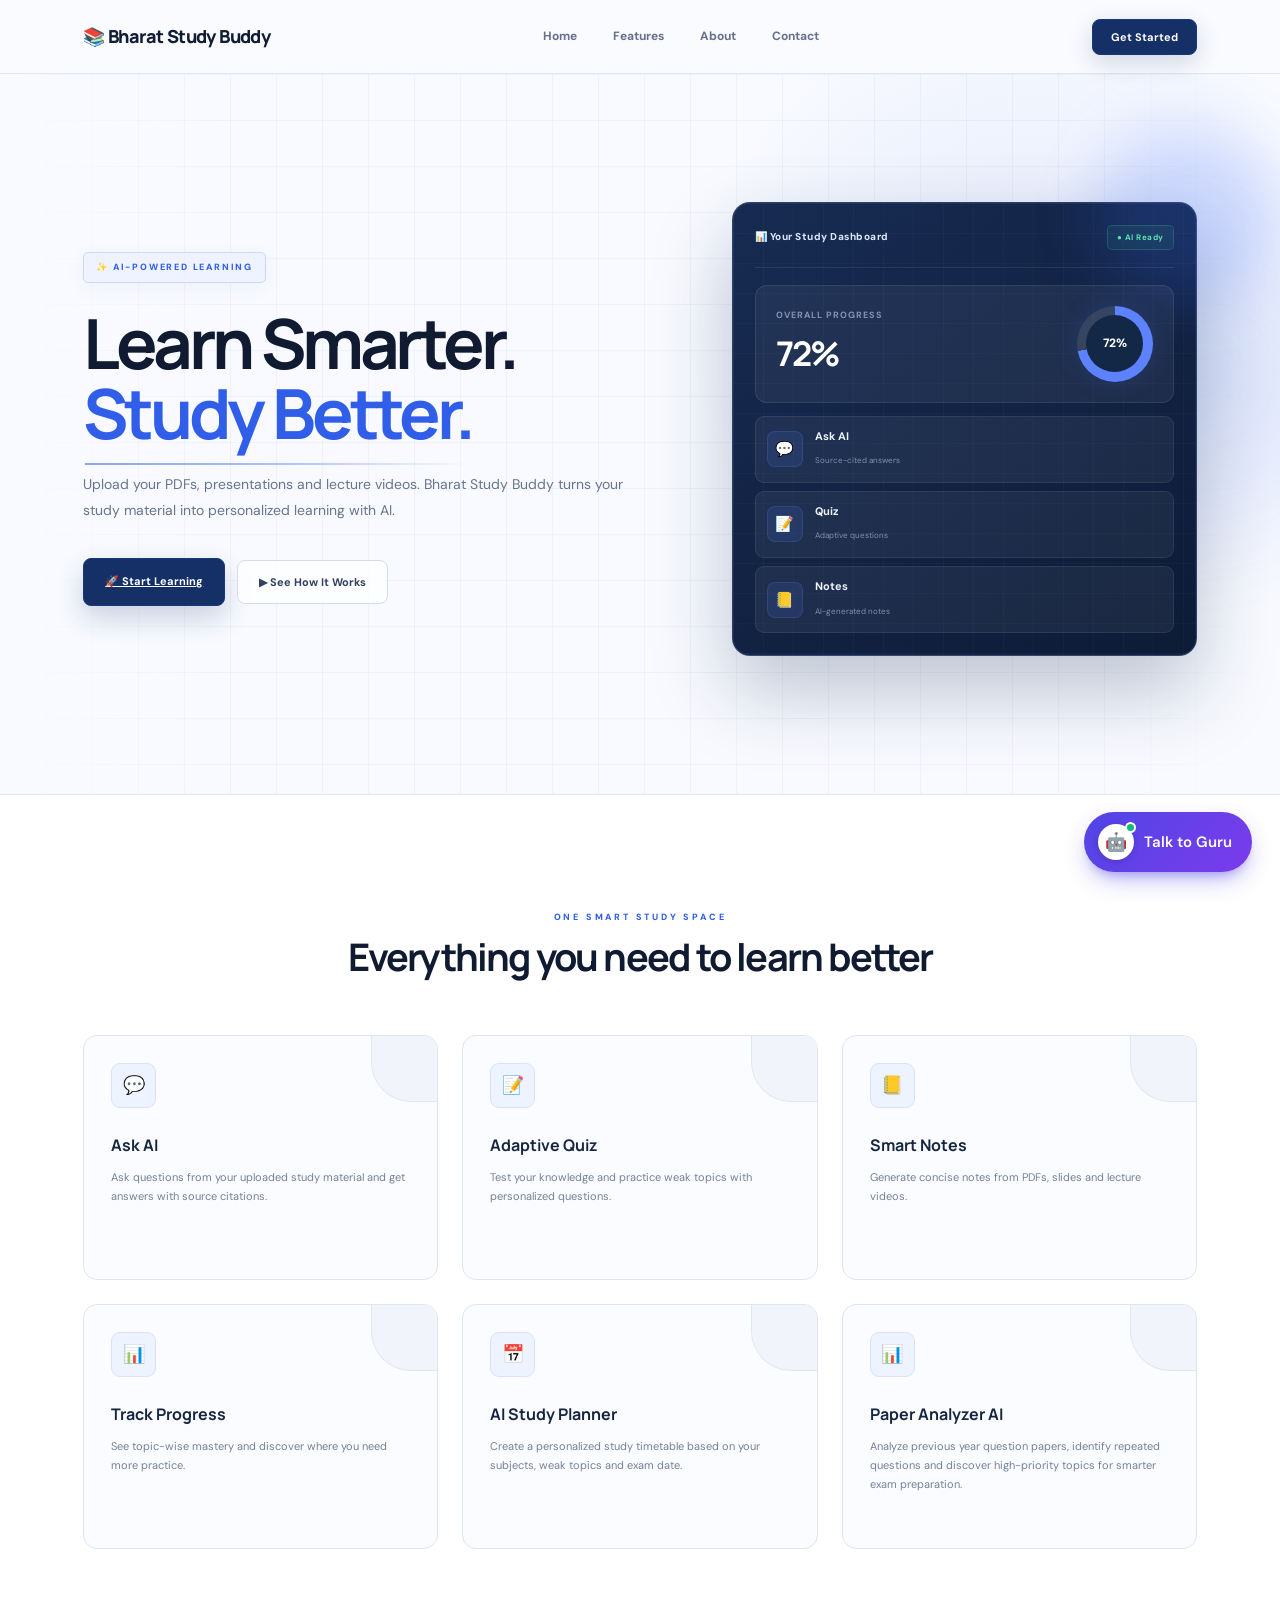
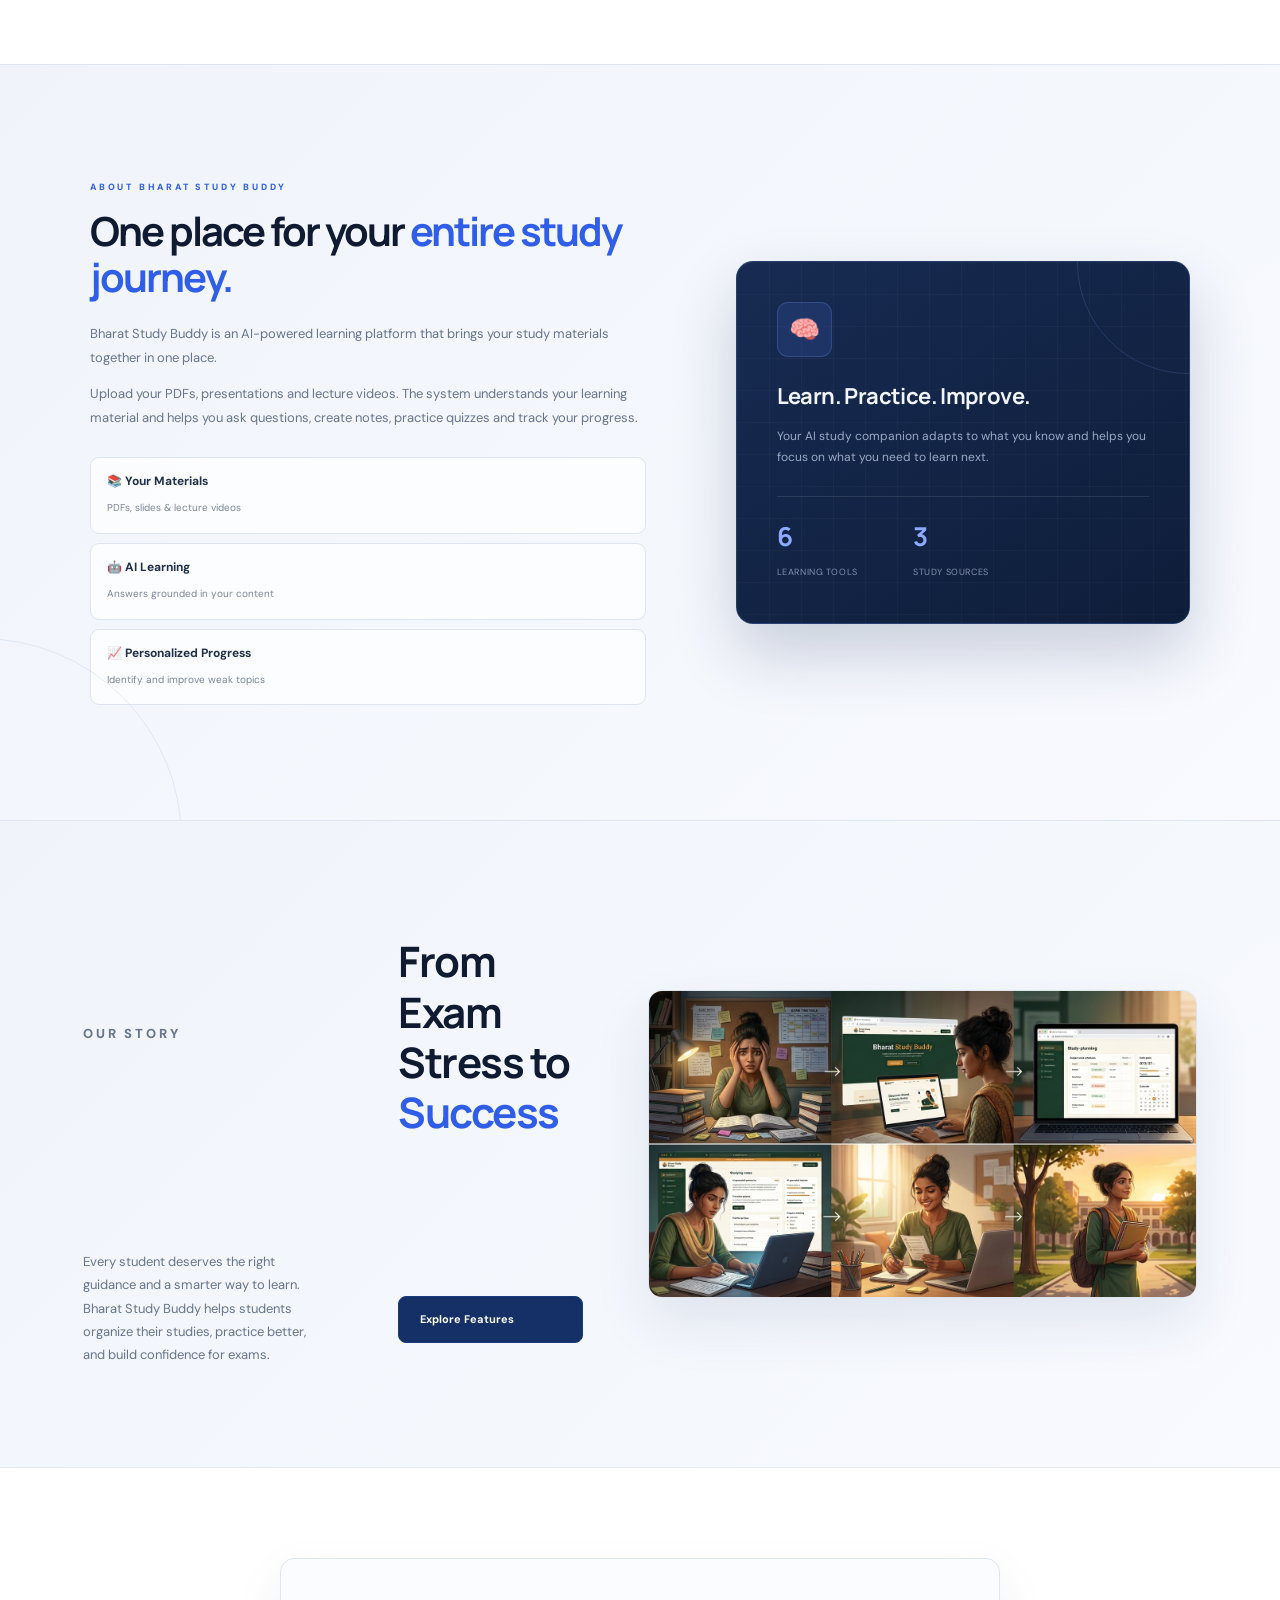
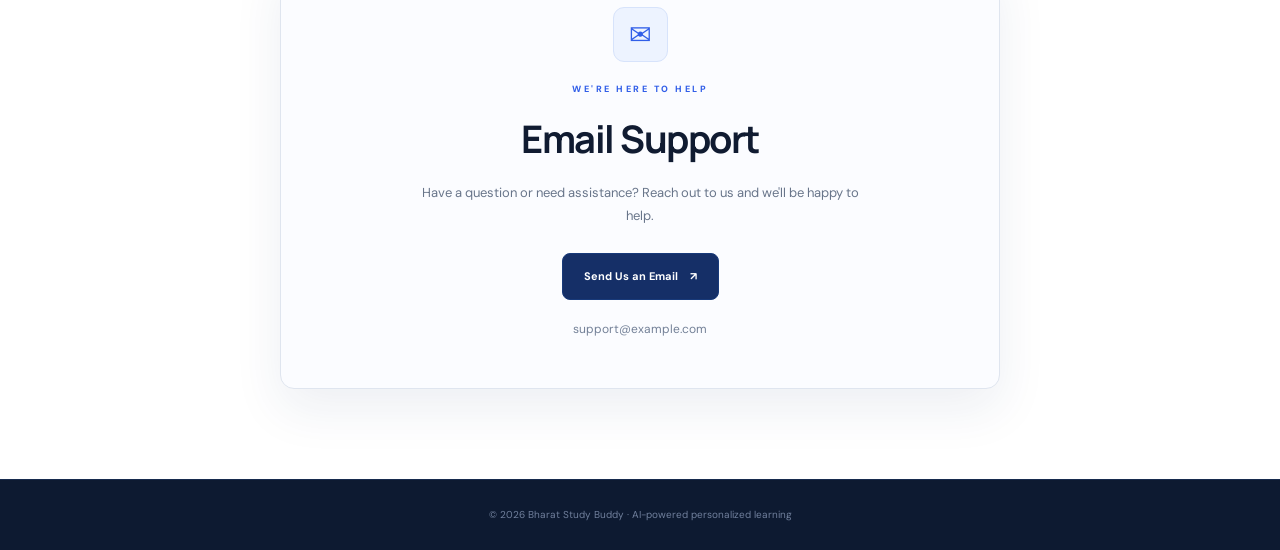
<file: Frontend/index.html>
<!DOCTYPE html>
<html lang="en">

<head>
    <meta charset="UTF-8">
    <meta name="viewport" content="width=device-width, initial-scale=1.0">

    <title>Bharat Study Buddy</title>

    <link rel="stylesheet" href="style.css">
    <link rel="stylesheet" href="guru-index.css">
</head>

<body>

    <header class="navbar">
        <div class="logo">
            📚 Bharat Study Buddy
        </div>

        <nav>
            <a href="#">Home</a>
            <a href="#features">Features</a>
            <a href="#about">About</a>
            <a href="#email-support">Contact</a>
        </nav>

        <button class="login-btn">Get Started</button>
    </header>


    <main>

        <section class="hero">

            <div class="hero-content">

                <div class="badge">
                    ✨ AI-Powered Learning
                </div>

                <h1>
                    Learn Smarter.<br>
                    <span>Study Better.</span>
                </h1>

                <p>
                    Upload your PDFs, presentations and lecture videos.
                    Bharat Study Buddy turns your study material into
                    personalized learning with AI.
                </p>

                <div class="hero-buttons">
                    <a href="dashboard.html" class="primary-btn">
                        🚀 Start Learning
                    </a>

                    <button class="secondary-btn">
                        ▶ See How It Works
                    </button>
                </div>

            </div>


            <div class="hero-card">

                <div class="card-header">
                    <span>📊 Your Study Dashboard</span>
                    <span class="online">● AI Ready</span>
                </div>

                <div class="study-progress">
                    <div>
                        <p>Overall Progress</p>
                        <h2>72%</h2>
                    </div>

                    <div class="progress-circle">
                        72%
                    </div>
                </div>

                <div class="dashboard-items">

                    <div class="mini-card">
                        <span>💬</span>
                        <div>
                            <strong>Ask AI</strong>
                            <small>Source-cited answers</small>
                        </div>
                    </div>

                    <div class="mini-card">
                        <span>📝</span>
                        <div>
                            <strong>Quiz</strong>
                            <small>Adaptive questions</small>
                        </div>
                    </div>

                    <div class="mini-card">
                        <span>📒</span>
                        <div>
                            <strong>Notes</strong>
                            <small>AI-generated notes</small>
                        </div>
                    </div>

                </div>

            </div>

        </section>


        <section class="features" id="features">

            <div class="section-heading">
                <p>ONE SMART STUDY SPACE</p>
                <h2>Everything you need to learn better</h2>
            </div>


            <div class="feature-grid">

                <div class="feature-card">
                    <div class="icon">💬</div>
                    <h3>Ask AI</h3>
                    <p>
                        Ask questions from your uploaded study material
                        and get answers with source citations.
                    </p>
                </div>

                <div class="feature-card">
                    <div class="icon">📝</div>
                    <h3>Adaptive Quiz</h3>
                    <p>
                        Test your knowledge and practice weak topics
                        with personalized questions.
                    </p>
                </div>

                <div class="feature-card">
                    <div class="icon">📒</div>
                    <h3>Smart Notes</h3>
                    <p>
                        Generate concise notes from PDFs, slides and
                        lecture videos.
                    </p>
                </div>

                <div class="feature-card">
                    <div class="icon">📊</div>
                    <h3>Track Progress</h3>
                    <p>
                        See topic-wise mastery and discover where
                        you need more practice.
                    </p>
                </div>
                <div class="feature-card">
                    <div class="icon">📅</div>
                    <h3>AI Study Planner</h3>
                    <p>
                        Create a personalized study timetable based on
                        your subjects, weak topics and exam date.
                    </p>
                </div>
                <div class="feature-card">
                    <div class="icon">📊</div>
                    <h3>Paper Analyzer AI</h3>
                    <p>
                        Analyze previous year question papers, identify
                        repeated questions and discover high-priority
                        topics for smarter exam preparation.
                    </p>
                </div>

            </div>

        </section>

        <!-- ABOUT SECTION -->
        <section class="about" id="about">

            <div class="about-content">

                <div class="about-text">
                    <div class="section-label">
                        ABOUT BHARAT STUDY BUDDY
                    </div>

                    <h2>
                        One place for your
                        <span>entire study journey.</span>
                    </h2>

                    <p>
                        Bharat Study Buddy is an AI-powered learning platform
                        that brings your study materials together in one place.
                    </p>

                    <p>
                        Upload your PDFs, presentations and lecture videos.
                        The system understands your learning material and helps
                        you ask questions, create notes, practice quizzes and
                        track your progress.
                    </p>

                    <div class="about-points">
                        <div>
                            <strong>📚 Your Materials</strong>
                            <span>PDFs, slides &amp; lecture videos</span>
                        </div>

                        <div>
                            <strong>🤖 AI Learning</strong>
                            <span>Answers grounded in your content</span>
                        </div>

                        <div>
                            <strong>📈 Personalized Progress</strong>
                            <span>Identify and improve weak topics</span>
                        </div>
                    </div>
                </div>

                <div class="about-card">
                    <div class="about-card-icon">🧠</div>

                    <h3>Learn. Practice. Improve.</h3>

                    <p>
                        Your AI study companion adapts to what you know
                        and helps you focus on what you need to learn next.
                    </p>

                    <div class="about-stat">
                        <div>
                            <strong>6</strong>
                            <span>Learning Tools</span>
                        </div>

                        <div>
                            <strong>3</strong>
                            <span>Study Sources</span>
                        </div>
                    </div>
                </div>

            </div>
        </section>

        <!-- OUR STORY: SEPARATE SECTION BELOW ABOUT -->
        <section class="about-section" id="our-story">

            <div class="about-content">
                <p class="about-tag">OUR STORY</p>

                <h2>From Exam Stress to <span>Success</span></h2>

                <p>
                    Every student deserves the right guidance and a smarter way to learn.
                    Bharat Study Buddy helps students organize their studies, practice
                    better, and build confidence for exams.
                </p>

                <a href="#features" class="about-btn">Explore Features</a>
            </div>

            <div class="about-image">
                <img src="./About.png"
                    alt="An Indian college student’s journey from exam stress to confidence with Bharat Study Buddy">
            </div>

        </section>

        <section class="email-support" id="email-support">
            <div class="email-card">
                <div class="email-icon">✉</div>

                <p class="email-label">WE'RE HERE TO HELP</p>
                <h2>Email Support</h2>

                <p class="email-description">
                    Have a question or need assistance?
                    Reach out to us and we'll be happy to help.
                </p>

                <a href="mailto:support@example.com" class="email-button">
                    Send Us an Email <span>↗</span>
                </a>

                <p class="email-address">
                    support@example.com
                </p>
            </div>
        </section>

    </main>


    <footer>
        <p>© 2026 Bharat Study Buddy · AI-powered personalized learning</p>
    </footer>


    <script src="script.js"></script>
    <script src="guru-index.js"></script>

</body>

</html>
</file>
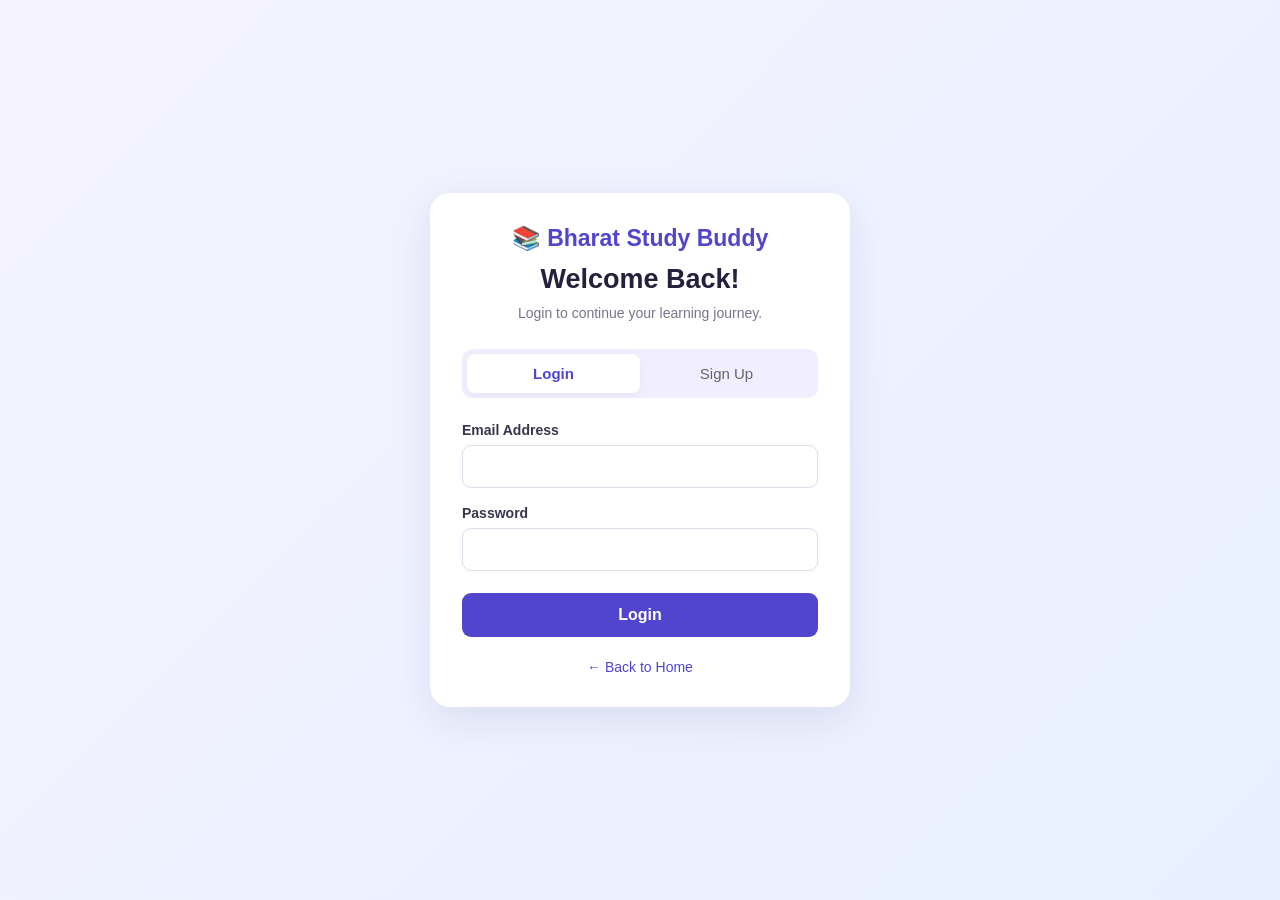
<file: Frontend/login.html>
<!DOCTYPE html>
<html lang="en">
<head>
    <meta charset="UTF-8">
    <meta name="viewport" content="width=device-width, initial-scale=1.0">
    <title>Login | Bharat Study Buddy</title>

    <style>
        * {
            box-sizing: border-box;
            margin: 0;
            padding: 0;
            font-family: Arial, sans-serif;
        }

        body {
            min-height: 100vh;
            display: flex;
            align-items: center;
            justify-content: center;
            padding: 20px;
            background: linear-gradient(135deg, #f5f3ff, #e8f0ff);
        }

        .auth-card {
            width: 100%;
            max-width: 420px;
            padding: 32px;
            background: white;
            border-radius: 20px;
            box-shadow: 0 12px 40px #24245a18;
        }

        .logo {
            text-align: center;
            font-size: 23px;
            font-weight: bold;
            color: #5145cd;
            margin-bottom: 12px;
        }

        h1 {
            text-align: center;
            font-size: 27px;
            margin-bottom: 8px;
            color: #24213d;
        }

        .subtitle {
            text-align: center;
            color: #77758a;
            font-size: 14px;
            margin-bottom: 25px;
            line-height: 1.5;
        }

        .tabs {
            display: flex;
            background: #f1efff;
            padding: 5px;
            border-radius: 10px;
            margin-bottom: 24px;
        }

        .tabs button {
            flex: 1;
            border: none;
            padding: 11px;
            border-radius: 8px;
            cursor: pointer;
            background: transparent;
            color: #666;
            font-size: 15px;
        }

        .tabs button.active {
            background: white;
            color: #5145cd;
            font-weight: bold;
            box-shadow: 0 2px 8px #0000000c;
        }

        .field {
            margin-bottom: 17px;
        }

        label {
            display: block;
            font-size: 14px;
            font-weight: bold;
            margin-bottom: 7px;
            color: #38364c;
        }

        input {
            width: 100%;
            padding: 12px;
            border: 1px solid #deddea;
            border-radius: 9px;
            outline: none;
            font-size: 15px;
        }

        input:focus {
            border-color: #6b5ce7;
            box-shadow: 0 0 0 3px #6b5ce71a;
        }

        .submit-btn {
            width: 100%;
            padding: 13px;
            background: #5145cd;
            color: white;
            border: none;
            border-radius: 9px;
            font-size: 16px;
            font-weight: bold;
            cursor: pointer;
            margin-top: 5px;
        }

        .submit-btn:disabled,
        .secondary-btn:disabled {
            opacity: 0.65;
            cursor: wait;
        }

        .secondary-btn {
            width: 100%;
            padding: 11px;
            margin-top: 10px;
            background: white;
            color: #5145cd;
            border: 1px solid #d8d3ff;
            border-radius: 9px;
            font-size: 14px;
            cursor: pointer;
        }

        .message {
            display: none;
            padding: 11px;
            margin-bottom: 15px;
            border-radius: 8px;
            font-size: 14px;
            line-height: 1.5;
            overflow-wrap: anywhere;
        }

        .message.show {
            display: block;
        }

        .message.error {
            background: #fff0f0;
            color: #b42318;
        }

        .message.success {
            background: #eafaf0;
            color: #16723a;
        }

        .back-link {
            display: block;
            text-align: center;
            margin-top: 22px;
            color: #5145cd;
            text-decoration: none;
            font-size: 14px;
        }

        .hidden {
            display: none !important;
        }
    </style>
</head>

<body>
    <main class="auth-card">
        <div class="logo">📚 Bharat Study Buddy</div>

        <h1 id="heading">Welcome Back!</h1>
        <p class="subtitle" id="subtitle">
            Login to continue your learning journey.
        </p>

        <div class="tabs" id="authTabs">
            <button type="button" id="loginTab" class="active">Login</button>
            <button type="button" id="signupTab">Sign Up</button>
        </div>

        <div id="message" class="message" role="status"
             aria-live="polite"></div>

        <!-- LOGIN FORM -->
        <form id="loginForm">
            <div class="field">
                <label for="loginEmail">Email Address</label>
                <input id="loginEmail" type="email"
                       autocomplete="email" required>
            </div>

            <div class="field">
                <label for="loginPassword">Password</label>
                <input id="loginPassword" type="password"
                       autocomplete="current-password" required>
            </div>

            <button class="submit-btn" type="submit">Login</button>
        </form>

        <!-- SIGNUP FORM -->
        <form id="signupForm" class="hidden">
            <div class="field">
                <label for="signupName">Full Name</label>
                <input id="signupName" type="text"
                       maxlength="100" autocomplete="name" placeholder="Enter your full name" required>
            </div>

            <div class="field">
                <label for="signupEmail">Email Address</label>
                <input id="signupEmail" type="email"
                       autocomplete="email" placeholder="name@example.com" required>
            </div>

            <div class="field">
                <label for="signupPassword">Create Password</label>
                <input id="signupPassword" type="password"
                       autocomplete="new-password"
                       minlength="8" placeholder="Minimum 8 characters" required>
            </div>

            <button class="submit-btn" type="submit">
                Create Account
            </button>
        </form>

        <a href="index.html" class="back-link">← Back to Home</a>
    </main>

    <script>
        const API_BASE = (window.location.hostname === "localhost" || window.location.hostname === "127.0.0.1")
            ? "http://127.0.0.1:5000"
            : "https://bharat-study-buddy.onrender.com";

        const loginTab = document.getElementById("loginTab");
        const signupTab = document.getElementById("signupTab");
        const authTabs = document.getElementById("authTabs");

        const loginForm = document.getElementById("loginForm");
        const signupForm = document.getElementById("signupForm");

        const heading = document.getElementById("heading");
        const subtitle = document.getElementById("subtitle");
        const messageBox = document.getElementById("message");

        function showMessage(text, type = "error") {
            messageBox.textContent = text;
            messageBox.className = "message show " + type;
        }

        function clearMessage() {
            messageBox.textContent = "";
            messageBox.className = "message";
        }

        function setViewState(view) {
            clearMessage();
            if (view === "signup") {
                loginForm.classList.add("hidden");
                signupForm.classList.remove("hidden");
                loginTab.classList.remove("active");
                signupTab.classList.add("active");
                heading.textContent = "Create Your Account";
                subtitle.textContent = "Join Bharat Study Buddy and study smarter.";
            } else {
                loginForm.classList.remove("hidden");
                signupForm.classList.add("hidden");
                loginTab.classList.add("active");
                signupTab.classList.remove("active");
                heading.textContent = "Welcome Back!";
                subtitle.textContent = "Login to continue your learning journey.";
            }
        }

        loginTab.addEventListener("click", () => setViewState("login"));
        signupTab.addEventListener("click", () => setViewState("signup"));

        async function sendRequest(endpoint, data) {
            let response;
            try {
                response = await fetch(API_BASE + endpoint, {
                    method: "POST",
                    credentials: "include",
                    headers: {
                        "Content-Type": "application/json"
                    },
                    body: JSON.stringify(data)
                });
            } catch (networkErr) {
                console.error("Network error:", networkErr);
                throw new Error("Unable to connect to the server. If this is the first request, the server may be waking up from sleep (Render cold start); please wait a moment and try again.");
            }

            const result = await response.json().catch(() => ({}));

            console.log("API STATUS:", response.status);
            console.log("API RESPONSE:", result);

            if (!response.ok || result.success !== true) {
                const errorMsg = result.message || (
                    response.status === 401 ? "Invalid email or password." :
                    response.status === 503 ? (result.message || "Email verification service is not configured on the server.") :
                    response.status === 502 ? (result.message || "Email delivery failed. Please check your email address.") :
                    response.status === 504 ? (result.message || "Mail server connection timed out. Please try again.") :
                    response.status === 409 ? (result.message || "This email is already registered. Please log in.") :
                    "Request returned status " + response.status
                );
                throw new Error(errorMsg);
            }

            return result;
        }

        // LOGIN
        loginForm.addEventListener("submit", async (event) => {
            event.preventDefault();

            const button = loginForm.querySelector(".submit-btn");
            button.disabled = true;
            button.textContent = "Logging in...";
            clearMessage();

            try {
                const result = await sendRequest("/api/auth/login", {
                    email: document.getElementById("loginEmail").value.trim(),
                    password: document.getElementById("loginPassword").value
                });

                sessionStorage.setItem(
                    "studyBuddyUser",
                    JSON.stringify(result.user)
                );

                showMessage("Login successful! Opening dashboard...", "success");

                setTimeout(() => {
                    window.location.href = "dashboard.html";
                }, 700);

            } catch (error) {
                showMessage(error.message);
            } finally {
                button.disabled = false;
                button.textContent = "Login";
            }
        });

        // SIGNUP
        signupForm.addEventListener("submit", async (event) => {
            event.preventDefault();

            const nameInput = document.getElementById("signupName");
            const emailInput = document.getElementById("signupEmail");
            const passwordInput = document.getElementById("signupPassword");

            const name = nameInput.value.trim();
            const email = emailInput.value.trim();
            const password = passwordInput.value;

            if (!name || !email || !password) {
                showMessage("Please fill in all fields.");
                return;
            }

            if (password.length < 8) {
                showMessage("Password must be at least 8 characters long.");
                return;
            }

            const button = signupForm.querySelector(".submit-btn");
            button.disabled = true;
            button.textContent = "Creating Account...";
            clearMessage();

            try {
                const result = await sendRequest("/api/auth/signup", {
                    name: name,
                    email: email,
                    password: password
                });

                if (result.user) {
                    sessionStorage.setItem(
                        "studyBuddyUser",
                        JSON.stringify(result.user)
                    );
                }

                showMessage(result.message || "Account created successfully! Opening dashboard...", "success");

                setTimeout(() => {
                    window.location.href = "dashboard.html";
                }, 700);

            } catch (error) {
                showMessage(error.message);
            } finally {
                button.disabled = false;
                button.textContent = "Create Account";
            }
        });

        // RESTORE STATE ON PAGE LOAD
        (function initAuthFlow() {
            sessionStorage.removeItem("studyBuddyPendingEmail");
            sessionStorage.removeItem("studyBuddyPendingName");
            sessionStorage.removeItem("studyBuddyPendingPassword");

            if (window.location.hash === "#signup") {
                setViewState("signup");
            } else {
                setViewState("login");
            }
        })();
    </script>
</body>
</html>
</file>
<file: Frontend/style.css>
/* =========================================================
   BHARAT STUDY BUDDY
   FUTURE AI LEARNING LAB
   LIGHT + DARK PREMIUM INTERFACE
========================================================= */

@import url('https://fonts.googleapis.com/css2?family=DM+Sans:wght@400;500;600;700&family=Manrope:wght@500;600;700;800&display=swap');


/* =========================================================
   GLOBAL
========================================================= */

* {
    margin: 0;
    padding: 0;
    box-sizing: border-box;
}

html {
    scroll-behavior: smooth;
}

body {
    font-family: "DM Sans", sans-serif;
    color: #17233c;
    background: #f7f9fc;
    line-height: 1.6;
    overflow-x: hidden;
}

button,
a {
    font-family: inherit;
}

button {
    cursor: pointer;
}

::selection {
    background: #cddcff;
    color: #101d38;
}


/* =========================================================
   NAVBAR
========================================================= */

.navbar {
    position: sticky;
    top: 0;
    z-index: 1000;

    height: 74px;
    padding: 0 6.5%;

    display: flex;
    align-items: center;
    justify-content: space-between;

    background: rgba(250, 252, 255, 0.82);
    backdrop-filter: blur(20px);

    border-bottom: 1px solid #e2e7ef;
}


/* LOGO */

.logo {
    display: flex;
    align-items: center;
    gap: 9px;

    font-family: "Manrope", sans-serif;
    font-size: 18px;
    font-weight: 800;
    letter-spacing: -0.6px;

    color: #111d35;
}

.logo::first-letter {
    color: #315ee8;
}


/* NAV */

.navbar nav {
    display: flex;
    align-items: center;
    gap: 36px;
}

.navbar nav a {
    position: relative;

    text-decoration: none;

    color: #65718a;

    font-size: 12px;
    font-weight: 700;

    transition: 0.25s ease;
}

.navbar nav a:hover {
    color: #2457d6;
}

.navbar nav a::after {
    content: "";

    position: absolute;
    left: 50%;
    bottom: -9px;

    width: 0;
    height: 2px;

    transform: translateX(-50%);

    background: #315ee8;

    transition: 0.25s ease;
}

.navbar nav a:hover::after {
    width: 18px;
}


/* GET STARTED */

.login-btn {
    position: relative;

    padding: 10px 18px;

    border: 1px solid #183a7a;
    border-radius: 8px;

    background: #152f67;
    color: white;

    font-size: 11px;
    font-weight: 700;

    box-shadow: 0 8px 25px rgba(21, 47, 103, 0.18);

    transition: 0.25s ease;

    overflow: hidden;
}

.login-btn::before {
    content: "";

    position: absolute;
    inset: 0;

    background: linear-gradient(110deg,
            transparent 30%,
            rgba(255, 255, 255, .20),
            transparent 70%);

    transform: translateX(-120%);
    transition: 0.6s ease;
}

.login-btn:hover::before {
    transform: translateX(120%);
}

.login-btn:hover {
    transform: translateY(-2px);
    background: #2457d6;
}


/* =========================================================
   HERO
========================================================= */

.hero {
    position: relative;

    min-height: 720px;

    padding: 105px 6.5% 115px;

    display: flex;
    align-items: center;
    justify-content: space-between;

    gap: 75px;

    overflow: hidden;

    background:
        radial-gradient(circle at 80% 35%,
            rgba(48, 91, 220, 0.10),
            transparent 30%),
        #f8faff;
}


/* TECHNICAL GRID */

.hero::before {
    content: "";

    position: absolute;
    inset: 0;

    background-image:
        linear-gradient(rgba(35, 75, 145, 0.07) 1px, transparent 1px),
        linear-gradient(90deg, rgba(35, 75, 145, 0.07) 1px, transparent 1px);

    background-size: 46px 46px;

    mask-image: linear-gradient(to right,
            transparent,
            black 18%,
            black 82%,
            transparent);

    opacity: 0.65;

    pointer-events: none;
}


/* TECH ORB */

.hero::after {
    content: "";

    position: absolute;

    width: 520px;
    height: 520px;

    right: -180px;
    top: 40px;

    border-radius: 50%;

    background:
        radial-gradient(circle,
            rgba(60, 104, 235, 0.13),
            transparent 65%);

    filter: blur(8px);

    pointer-events: none;
}


/* =========================================================
   HERO CONTENT
========================================================= */

.hero-content {
    position: relative;
    z-index: 5;

    max-width: 610px;
}


/* BADGE */

.badge {
    display: inline-flex;
    align-items: center;

    padding: 7px 12px;
    margin-bottom: 25px;

    border: 1px solid #cbd9f5;
    border-radius: 5px;

    background: rgba(235, 241, 255, 0.75);

    color: #315ee8;

    font-size: 9px;
    font-weight: 800;

    letter-spacing: 1.8px;
    text-transform: uppercase;

    box-shadow: 0 5px 20px rgba(46, 86, 180, 0.05);
}


/* HERO TITLE */

.hero h1 {
    margin-bottom: 25px;

    font-family: "Manrope", sans-serif;

    font-size: clamp(48px, 5.4vw, 73px);

    line-height: 1.01;

    letter-spacing: -4.2px;

    color: #101a31;
}

.hero h1 span {
    color: #315ee8;

    position: relative;
}

.hero h1 span::after {
    content: "";

    position: absolute;

    left: 2px;
    right: 5px;
    bottom: -5px;

    height: 2px;

    background: linear-gradient(90deg,
            #315ee8,
            #6f8ff1,
            transparent);

    opacity: 0.55;
}


/* DESCRIPTION */

.hero p {
    max-width: 560px;

    margin-bottom: 34px;

    color: #68758c;

    font-size: 14px;

    line-height: 1.85;
}


/* =========================================================
   HERO BUTTONS
========================================================= */

.hero-buttons {
    display: flex;
    align-items: center;

    gap: 12px;
}

.primary-btn,
.secondary-btn {
    position: relative;

    padding: 14px 21px;

    border-radius: 8px;

    font-size: 11px;
    font-weight: 700;

    transition: 0.3s ease;
}

.primary-btn {
    border: 1px solid #183a7a;

    background: #152f67;
    color: white;

    box-shadow:
        0 12px 28px rgba(21, 47, 103, 0.20);
}

.primary-btn:hover {
    transform: translateY(-3px);

    background: #2457d6;

    box-shadow:
        0 17px 35px rgba(36, 87, 214, 0.25);
}

.secondary-btn {
    background: rgba(255, 255, 255, .75);

    color: #31415e;

    border: 1px solid #d5dce8;
}

.secondary-btn:hover {
    transform: translateY(-3px);

    border-color: #9fb5df;

    color: #2457d6;

    background: white;
}


/* =========================================================
   HERO AI PANEL
========================================================= */

.hero-card {
    position: relative;
    z-index: 5;

    width: 465px;

    padding: 22px;

    background:
        linear-gradient(145deg,
            #172b52,
            #0d1b36);

    border: 1px solid rgba(115, 150, 220, 0.28);

    border-radius: 18px;

    box-shadow:
        0 35px 80px rgba(17, 35, 72, 0.25),
        0 0 0 1px rgba(255, 255, 255, .03) inset;

    animation: panelFloat 5s ease-in-out infinite;
}


/* PANEL TECH GLOW */

.hero-card::before {
    content: "";

    position: absolute;

    width: 180px;
    height: 180px;

    right: -80px;
    top: -80px;

    border-radius: 50%;

    background: rgba(67, 113, 255, 0.18);

    filter: blur(30px);
}

.hero-card::after {
    content: "";

    position: absolute;
    inset: 0;

    border-radius: inherit;

    background-image:
        linear-gradient(rgba(255, 255, 255, .025) 1px,
            transparent 1px),
        linear-gradient(90deg,
            rgba(255, 255, 255, .025) 1px,
            transparent 1px);

    background-size: 30px 30px;

    pointer-events: none;
}

@keyframes panelFloat {
    0% {
        transform: translateY(0);
    }

    50% {
        transform: translateY(-8px);
    }

    100% {
        transform: translateY(0);
    }
}


/* PANEL HEADER */

.card-header {
    position: relative;
    z-index: 3;

    display: flex;
    align-items: center;
    justify-content: space-between;

    padding-bottom: 17px;
    margin-bottom: 17px;

    border-bottom: 1px solid rgba(255, 255, 255, .09);

    color: #dbe6ff;

    font-size: 10px;
    font-weight: 800;

    letter-spacing: .5px;
}

.online {
    padding: 5px 9px;

    border: 1px solid rgba(75, 220, 164, .20);
    border-radius: 5px;

    background: rgba(40, 180, 125, .10);

    color: #5be0af;

    font-size: 8px;
    font-weight: 800;
}


/* =========================================================
   PROGRESS
========================================================= */

.study-progress {
    position: relative;
    z-index: 3;

    display: flex;
    align-items: center;
    justify-content: space-between;

    padding: 20px;

    margin-bottom: 13px;

    border-radius: 12px;

    background: rgba(255, 255, 255, .055);

    border: 1px solid rgba(255, 255, 255, .09);
}

.study-progress p {
    margin: 0;

    color: #8494b5;

    font-size: 9px;
    font-weight: 700;

    text-transform: uppercase;
    letter-spacing: 1px;
}

.study-progress h2 {
    margin-top: 3px;

    font-family: "Manrope", sans-serif;

    color: #ffffff;

    font-size: 34px;

    letter-spacing: -2px;
}


/* PROGRESS RING */

.progress-circle {
    position: relative;

    width: 76px;
    height: 76px;

    display: flex;
    align-items: center;
    justify-content: center;

    border-radius: 50%;

    background:
        conic-gradient(#5d82ff 72%,
            rgba(255, 255, 255, .10) 72%);

    font-size: 0;

    box-shadow:
        0 0 25px rgba(71, 111, 240, .18);
}

.progress-circle::after {
    content: "";

    position: absolute;

    width: 57px;
    height: 57px;

    border-radius: 50%;

    background: #132746;

    z-index: 1;
}

.progress-circle::before {
    content: "72%";

    position: absolute;
    z-index: 2;

    color: white;

    font-size: 12px;
    font-weight: 800;
}


/* =========================================================
   MINI DASHBOARD
========================================================= */

.dashboard-items {
    position: relative;
    z-index: 3;

    display: grid;
    gap: 8px;
}

.mini-card {
    display: flex;
    align-items: center;

    gap: 12px;

    padding: 11px;

    border-radius: 9px;

    background: rgba(255, 255, 255, .055);

    border: 1px solid rgba(255, 255, 255, .08);

    transition: .3s ease;
}

.mini-card:hover {
    transform: translateX(5px);

    background: rgba(255, 255, 255, .09);

    border-color: rgba(111, 145, 230, .40);
}

.mini-card>span {
    width: 36px;
    height: 36px;

    display: flex;
    align-items: center;
    justify-content: center;

    border-radius: 8px;

    background: rgba(75, 112, 222, .16);

    border: 1px solid rgba(100, 135, 230, .18);

    font-size: 15px;
}

.mini-card strong {
    display: block;

    color: #edf3ff;

    font-size: 11px;
}

.mini-card small {
    color: #8291ad;

    font-size: 8px;
}


/* =========================================================
   FEATURES
========================================================= */

.features {
    position: relative;

    padding: 115px 6.5%;

    background: #ffffff;

    border-top: 1px solid #e4e9f1;
}


/* SECTION HEADING */

.section-heading {
    max-width: 720px;

    margin: 0 auto 55px;

    text-align: center;
}

.section-heading p {
    margin-bottom: 10px;

    color: #315ee8;

    font-size: 9px;
    font-weight: 800;

    letter-spacing: 2.8px;
}

.section-heading h2 {
    font-family: "Manrope", sans-serif;

    color: #101b31;

    font-size: 38px;

    line-height: 1.2;

    letter-spacing: -1.8px;
}


/* FEATURE GRID */

.feature-grid {
    max-width: 1150px;

    margin: auto;

    display: grid;

    grid-template-columns: repeat(4, 1fr);

    gap: 13px;
}


/* FEATURE CARD */

.feature-card {
    position: relative;

    min-height: 245px;

    padding: 27px;

    overflow: hidden;

    background: #fbfcff;

    border: 1px solid #dfe5ef;

    border-radius: 14px;

    transition:
        transform .35s ease,
        box-shadow .35s ease,
        border-color .35s ease;
}


/* TOP LINE */

.feature-card::after {
    content: "";

    position: absolute;

    left: 0;
    top: 0;

    width: 0;
    height: 2px;

    background: #315ee8;

    transition: .35s ease;
}

.feature-card:hover::after {
    width: 100%;
}


/* TECH CORNER */

.feature-card::before {
    content: "";

    position: absolute;

    top: 0;
    right: 0;

    width: 65px;
    height: 65px;

    border-left: 1px solid #e1e7f0;
    border-bottom: 1px solid #e1e7f0;

    border-radius: 0 0 0 40px;

    background: #f1f5fb;

    transition: .3s ease;
}

.feature-card:hover {
    transform: translateY(-8px);

    border-color: #b8c9e8;

    box-shadow:
        0 25px 55px rgba(25, 55, 105, .10);
}

.feature-card:hover::before {
    background: #e7efff;
}


/* ICON */

.icon {
    position: relative;
    z-index: 2;

    width: 45px;
    height: 45px;

    display: flex;
    align-items: center;
    justify-content: center;

    margin-bottom: 25px;

    border-radius: 9px;

    background: #edf3ff;

    border: 1px solid #d7e3fb;

    color: #315ee8;

    font-size: 18px;

    transition: .3s ease;
}

.feature-card:hover .icon {
    transform: translateY(-2px) rotate(-3deg);

    box-shadow:
        0 8px 20px rgba(49, 94, 232, .13);
}

.feature-card h3 {
    position: relative;
    z-index: 2;

    margin-bottom: 9px;

    font-family: "Manrope", sans-serif;

    color: #172640;

    font-size: 16px;
}

.feature-card p {
    position: relative;
    z-index: 2;

    color: #738097;

    font-size: 11px;

    line-height: 1.75;
}


/* =========================================================
   ABOUT
========================================================= */

.about {
    position: relative;

    padding: 115px 6.5%;

    background:
        linear-gradient(135deg,
            #f0f4fa,
            #f8faff);

    border-top: 1px solid #dfe5ee;

    overflow: hidden;
}

.about::before {
    content: "";

    position: absolute;

    width: 400px;
    height: 400px;

    left: -220px;
    bottom: -220px;

    border-radius: 50%;

    border: 1px solid rgba(52, 89, 170, .10);
}


.about-content {
    max-width: 1100px;

    margin: auto;

    display: grid;

    grid-template-columns: 1.1fr .9fr;

    gap: 90px;

    align-items: center;
}


/* ABOUT TEXT */

.section-label {
    margin-bottom: 14px;

    color: #315ee8;

    font-size: 9px;
    font-weight: 800;

    letter-spacing: 2.8px;
}

.about-text h2 {
    margin-bottom: 22px;

    font-family: "Manrope", sans-serif;

    color: #101b31;

    font-size: 40px;

    line-height: 1.15;

    letter-spacing: -2px;
}

.about-text h2 span {
    color: #315ee8;
}

.about-text>p {
    max-width: 620px;

    margin-bottom: 13px;

    color: #68758a;

    font-size: 13px;

    line-height: 1.8;
}


/* ABOUT POINTS */

.about-points {
    display: grid;

    gap: 9px;

    margin-top: 28px;
}

.about-points div {
    padding: 14px 16px;

    background: rgba(255, 255, 255, .75);

    border: 1px solid #dfe5ee;

    border-radius: 9px;

    transition: .3s ease;
}

.about-points div:hover {
    transform: translateX(5px);

    border-color: #aec2e7;

    background: white;

    box-shadow: 0 10px 25px rgba(27, 55, 105, .06);
}

.about-points strong {
    display: block;

    margin-bottom: 2px;

    color: #20304a;

    font-size: 12px;
}

.about-points span {
    color: #7c8799;

    font-size: 10px;
}


/* =========================================================
   ABOUT AI CARD
========================================================= */

.about-card {
    position: relative;

    padding: 40px;

    overflow: hidden;

    background:
        linear-gradient(145deg,
            #172b52,
            #0e1d39);

    border: 1px solid rgba(102, 138, 214, .25);

    border-radius: 17px;

    box-shadow:
        0 30px 65px rgba(20, 42, 82, .20);

    color: white;
}

.about-card::before {
    content: "";

    position: absolute;

    width: 220px;
    height: 220px;

    top: -110px;
    right: -110px;

    border-radius: 50%;

    border: 1px solid rgba(117, 151, 226, .20);
}

.about-card::after {
    content: "";

    position: absolute;
    inset: 0;

    background-image:
        linear-gradient(rgba(255, 255, 255, .025) 1px,
            transparent 1px),
        linear-gradient(90deg,
            rgba(255, 255, 255, .025) 1px,
            transparent 1px);

    background-size: 32px 32px;

    pointer-events: none;
}

.about-card-icon {
    position: relative;
    z-index: 2;

    width: 55px;
    height: 55px;

    display: flex;
    align-items: center;
    justify-content: center;

    margin-bottom: 22px;

    border-radius: 11px;

    background: rgba(80, 119, 232, .16);

    border: 1px solid rgba(107, 143, 230, .25);

    color: #8caaff;

    font-size: 25px;
}

.about-card h3 {
    position: relative;
    z-index: 2;

    margin-bottom: 11px;

    font-family: "Manrope", sans-serif;

    color: #f1f5ff;

    font-size: 22px;

    letter-spacing: -.6px;
}

.about-card>p {
    position: relative;
    z-index: 2;

    margin-bottom: 27px;

    color: #9aa9c5;

    font-size: 12px;

    line-height: 1.8;
}


/* STATS */

.about-stat {
    position: relative;
    z-index: 2;

    display: flex;

    gap: 55px;

    padding-top: 19px;

    border-top: 1px solid rgba(255, 255, 255, .10);
}

.about-stat strong {
    display: block;

    color: #8daaff;

    font-family: "Manrope", sans-serif;

    font-size: 26px;
}

.about-stat span {
    color: #8291ad;

    font-size: 9px;

    text-transform: uppercase;

    letter-spacing: .6px;
}


/* =========================================================
   FOOTER
========================================================= */

footer {
    padding: 27px;

    text-align: center;

    background: #0d1a31;

    border-top: 1px solid #172b4e;

    color: #71809d;

    font-size: 10px;
}


/* =========================================================
   RESPONSIVE
========================================================= */

@media (max-width: 1050px) {

    .hero {
        flex-direction: column;

        text-align: center;

        padding-top: 80px;
    }

    .hero-content {
        max-width: 680px;
    }

    .hero p {
        margin-left: auto;
        margin-right: auto;
    }

    .hero-buttons {
        justify-content: center;
    }

    .hero-card {
        width: 100%;
        max-width: 465px;
    }

    .feature-grid {
        grid-template-columns: repeat(2, 1fr);
    }

    .about-content {
        grid-template-columns: 1fr;

        max-width: 700px;

        gap: 55px;
    }
}


@media (max-width: 650px) {

    .navbar {
        height: 68px;

        padding: 0 5%;
    }

    .logo {
        font-size: 16px;
    }

    .navbar nav {
        display: none;
    }

    .login-btn {
        padding: 9px 14px;

        font-size: 10px;
    }

    .hero {
        padding: 70px 5% 80px;
    }

    .hero h1 {
        font-size: 45px;

        letter-spacing: -2.5px;
    }

    .hero p {
        font-size: 13px;
    }

    .hero-buttons {
        flex-direction: column;

        width: 100%;
    }

    .primary-btn,
    .secondary-btn {
        width: 100%;
    }

    .hero-card {
        padding: 18px;
    }

    .feature-grid {
        grid-template-columns: 1fr;
    }

    .features {
        padding: 85px 5%;
    }

    .section-heading h2 {
        font-size: 30px;
    }

    .about {
        padding: 85px 5%;
    }

    .about-text h2 {
        font-size: 32px;
    }

    .about-card {
        padding: 28px;
    }
}

/* Features: 3 cards on top, 2 centered below */
.feature-grid {
    display: grid;
    grid-template-columns: repeat(6, minmax(0, 1fr));
    gap: 22px;
}

.feature-grid .feature-card {
    grid-column: span 2;
    width: 100%;
    box-sizing: border-box;
}

.feature-grid .feature-card:nth-child(4) {
    grid-column: 2 / span 2;
}

.feature-grid .feature-card:nth-child(5) {
    grid-column: 4 / span 2;
}

/* Tablet */
@media (max-width: 768px) {
    .feature-grid {
        grid-template-columns: repeat(2, minmax(0, 1fr));
    }

    .feature-grid .feature-card,
    .feature-grid .feature-card:nth-child(4),
    .feature-grid .feature-card:nth-child(5) {
        grid-column: auto;
    }
}

/* Mobile */
@media (max-width: 480px) {
    .feature-grid {
        grid-template-columns: 1fr;
    }
}

/* =========================================================
   ABOUT SECTION — MATCH EXISTING BLUE-WHITE THEME
========================================================= */

.about-section {
    padding: 100px 6.5%;
    background: linear-gradient(135deg, #f0f4fa, #f8faff);
    border-top: 1px solid #dfe5ee;
    display: flex;
    align-items: center;
    justify-content: space-between;
    gap: 65px;
    overflow: hidden;
}

.about-section .about-content {
    flex: 1;
    max-width: 520px;
}

.about-section .about-tag {
    margin-bottom: 14px;
    color: #315ee8;
    font-size: 9px;
    font-weight: 800;
    letter-spacing: 2.8px;
}

.about-section .about-content h2 {
    margin: 15px 0 22px;
    font-family: "Manrope", sans-serif;
    color: #101b31;
    font-size: clamp(30px, 3.4vw, 42px);
    line-height: 1.2;
    letter-spacing: -1.5px;
}

.about-section .about-content h2 span {
    color: #315ee8;
}

.about-section .about-content p {
    color: #68758a;
    font-size: 13px;
    line-height: 1.8;
}

.about-section .about-btn {
    display: inline-block;
    margin-top: 22px;
    padding: 14px 21px;
    background: #152f67;
    color: #fff;
    font-size: 11px;
    font-weight: 700;
    text-decoration: none;
    border: 1px solid #183a7a;
    border-radius: 8px;
    transition: .3s ease;
}

.about-section .about-btn:hover {
    background: #2457d6;
    transform: translateY(-3px);
}

.about-section .about-image {
    flex: 1.1;
    min-width: 0;
}

.about-section .about-image img {
    display: block;
    width: 100%;
    height: auto;
    border: 1px solid #dfe5ef;
    border-radius: 14px;
    box-shadow: 0 25px 55px rgba(25, 55, 105, .10);
}


/* =========================================================
   CONTACT / EMAIL SUPPORT
========================================================= */

.email-support {
    padding: 90px 6.5%;
    display: flex;
    align-items: center;
    justify-content: center;
    background: #ffffff;
    border-top: 1px solid #e4e9f1;
}

.email-card {
    width: 100%;
    max-width: 720px;
    padding: 48px 35px;
    text-align: center;
    background: #fbfcff;
    border: 1px solid #dfe5ef;
    border-radius: 14px;
    box-shadow: 0 20px 50px rgba(25, 55, 105, .08);
}

.email-icon {
    width: 55px;
    height: 55px;
    margin: 0 auto 20px;
    display: flex;
    align-items: center;
    justify-content: center;
    border-radius: 11px;
    background: #edf3ff;
    border: 1px solid #d7e3fb;
    color: #315ee8;
    font-size: 27px;
}

.email-label {
    color: #315ee8;
    font-size: 9px;
    font-weight: 800;
    letter-spacing: 2.5px;
}

.email-card h2 {
    margin: 12px 0;
    font-family: "Manrope", sans-serif;
    color: #101b31;
    font-size: clamp(28px, 4vw, 38px);
    letter-spacing: -1.5px;
}

.email-description {
    max-width: 450px;
    margin: 0 auto 25px;
    color: #68758a;
    font-size: 13px;
    line-height: 1.8;
}

.email-button {
    display: inline-flex;
    align-items: center;
    justify-content: center;
    gap: 12px;
    padding: 14px 21px;
    background: #152f67;
    color: #ffffff;
    border: 1px solid #183a7a;
    border-radius: 8px;
    text-decoration: none;
    font-size: 11px;
    font-weight: 700;
    transition: .3s ease;
}

.email-button:hover {
    background: #2457d6;
    transform: translateY(-3px);
}

.email-address {
    margin-top: 20px;
    color: #738097;
    font-size: 12px;
    overflow-wrap: anywhere;
}


/* =========================================================
   RESPONSIVE — ABOUT & CONTACT ONLY
========================================================= */

@media (max-width: 768px) {
    .about-section {
        flex-direction: column;
        padding: 70px 6%;
        gap: 35px;
    }

    .about-section .about-content,
    .about-section .about-image {
        width: 100%;
        max-width: 100%;
    }

    .email-support {
        padding: 65px 5%;
    }
}

@media (max-width: 480px) {
    .about-section {
        padding: 55px 5%;
    }

    .about-section .about-content h2 {
        font-size: 30px;
    }

    .email-support {
        padding: 45px 5%;
    }

    .email-card {
        padding: 35px 20px;
    }
}

/* Contact link — same as other navbar links */
.navbar nav a[href="#email-support"] {
    position: relative;
    text-decoration: none;
    color: #65718a;
    font-size: 12px;
    font-weight: 700;
    transition: 0.25s ease;
}

.navbar nav a[href="#email-support"]:hover {
    color: #2457d6;
}

.navbar nav a[href="#email-support"]::after {
    content: "";
    position: absolute;
    left: 50%;
    bottom: -9px;
    width: 0;
    height: 2px;
    transform: translateX(-50%);
    background: #315ee8;
    transition: 0.25s ease;
}

.navbar nav a[href="#email-support"]:hover::after {
    width: 18px;
}

/* FEATURES: 3 CARDS PER ROW */
.feature-grid {
    display: grid;
    grid-template-columns: repeat(3, minmax(0, 1fr));
    gap: 24px;
    width: 100%;
}

.feature-card {
    width: 100%;
    min-width: 0;
    box-sizing: border-box;
}

@media (max-width: 768px) {
    .feature-grid {
        grid-template-columns: repeat(2, minmax(0, 1fr));
    }
}

@media (max-width: 480px) {
    .feature-grid {
        grid-template-columns: 1fr;
    }
}

/* FEATURES GRID - 3 CARDS × 2 ROWS */
.feature-grid {
    display: grid !important;
    grid-template-columns: repeat(3, minmax(0, 1fr)) !important;
    gap: 24px;
    width: 100%;
}

.feature-card {
    grid-column: auto !important;
    width: 100%;
    min-width: 0;
    box-sizing: border-box;
}

/* Tablet */
@media (max-width: 768px) {
    .feature-grid {
        grid-template-columns: repeat(2, minmax(0, 1fr)) !important;
    }
}

/* Mobile */
@media (max-width: 480px) {
    .feature-grid {
        grid-template-columns: 1fr !important;
    }
}
</file>
<file: Frontend/guru-index.css>
/* =========================================================
   BHARAT STUDY BUDDY — GURU INDEX PAGE ASSISTANT (CSS)
   Website Introduction Assistant
========================================================= */

/* Floating Launch Button */
.guru-launcher {
    position: fixed;
    bottom: 28px;
    right: 28px;
    z-index: 9999;
    display: flex;
    align-items: center;
    gap: 10px;
    background: linear-gradient(135deg, #4f46e5 0%, #7c3aed 100%);
    color: #ffffff;
    border: none;
    padding: 12px 20px 12px 14px;
    border-radius: 50px;
    box-shadow: 0 10px 25px -5px rgba(79, 70, 229, 0.45), 0 8px 10px -6px rgba(79, 70, 229, 0.3);
    cursor: pointer;
    font-family: inherit;
    font-size: 15px;
    font-weight: 600;
    transition: all 0.3s cubic-bezier(0.16, 1, 0.3, 1);
    outline: none;
}

.guru-launcher:hover {
    transform: translateY(-3px) scale(1.02);
    box-shadow: 0 14px 28px -4px rgba(79, 70, 229, 0.55), 0 10px 14px -6px rgba(79, 70, 229, 0.35);
}

.guru-launcher-icon {
    width: 36px;
    height: 36px;
    background: #ffffff;
    color: #4f46e5;
    border-radius: 50%;
    display: flex;
    align-items: center;
    justify-content: center;
    font-size: 18px;
    box-shadow: 0 2px 6px rgba(0, 0, 0, 0.15);
    position: relative;
}

.guru-pulse-dot {
    position: absolute;
    top: -2px;
    right: -2px;
    width: 11px;
    height: 11px;
    background: #10b981;
    border: 2px solid #ffffff;
    border-radius: 50%;
    animation: guru-pulse 2s infinite;
}

@keyframes guru-pulse {
    0% { transform: scale(0.95); box-shadow: 0 0 0 0 rgba(16, 185, 129, 0.7); }
    70% { transform: scale(1); box-shadow: 0 0 0 6px rgba(16, 185, 129, 0); }
    100% { transform: scale(0.95); box-shadow: 0 0 0 0 rgba(16, 185, 129, 0); }
}

/* Chat Popup Window */
.guru-popup {
    position: fixed;
    bottom: 90px;
    right: 28px;
    width: 390px;
    max-width: calc(100vw - 36px);
    height: 580px;
    max-height: calc(100vh - 120px);
    background: #ffffff;
    border-radius: 20px;
    box-shadow: 0 20px 40px -10px rgba(15, 23, 42, 0.22), 0 0 0 1px rgba(226, 232, 240, 0.8);
    display: flex;
    flex-direction: column;
    z-index: 10000;
    overflow: hidden;
    font-family: inherit;
    opacity: 0;
    transform: translateY(20px) scale(0.96);
    pointer-events: none;
    transition: all 0.28s cubic-bezier(0.16, 1, 0.3, 1);
}

.guru-popup.active {
    opacity: 1;
    transform: translateY(0) scale(1);
    pointer-events: auto;
}

/* Chat Header */
.guru-header {
    background: linear-gradient(135deg, #4f46e5 0%, #6366f1 100%);
    color: #ffffff;
    padding: 16px 18px;
    display: flex;
    align-items: center;
    justify-content: space-between;
    box-shadow: 0 2px 8px rgba(0, 0, 0, 0.08);
}

.guru-header-info {
    display: flex;
    align-items: center;
    gap: 12px;
}

.guru-avatar {
    width: 40px;
    height: 40px;
    background: rgba(255, 255, 255, 0.2);
    backdrop-filter: blur(4px);
    border: 1.5px solid rgba(255, 255, 255, 0.4);
    border-radius: 12px;
    display: flex;
    align-items: center;
    justify-content: center;
    font-size: 20px;
}

.guru-header-text h3 {
    margin: 0;
    font-size: 16px;
    font-weight: 700;
    letter-spacing: -0.2px;
}

.guru-header-text p {
    margin: 2px 0 0 0;
    font-size: 12px;
    opacity: 0.88;
    display: flex;
    align-items: center;
    gap: 5px;
}

.guru-header-text p span {
    width: 7px;
    height: 7px;
    background: #34d399;
    border-radius: 50%;
    display: inline-block;
}

.guru-header-actions {
    display: flex;
    align-items: center;
    gap: 6px;
}

.guru-icon-btn {
    background: rgba(255, 255, 255, 0.15);
    border: none;
    color: #ffffff;
    width: 32px;
    height: 32px;
    border-radius: 8px;
    display: flex;
    align-items: center;
    justify-content: center;
    cursor: pointer;
    font-size: 14px;
    transition: background 0.2s;
}

.guru-icon-btn:hover {
    background: rgba(255, 255, 255, 0.3);
}

.guru-icon-btn.active {
    background: #ffffff;
    color: #4f46e5;
}

/* Chat Messages Area */
.guru-messages {
    flex: 1;
    overflow-y: auto;
    padding: 18px;
    display: flex;
    flex-direction: column;
    gap: 14px;
    background: #f8fafc;
    scroll-behavior: smooth;
}

.guru-msg {
    display: flex;
    flex-direction: column;
    max-width: 86%;
    animation: guru-slide-in 0.22s ease-out;
}

@keyframes guru-slide-in {
    from { opacity: 0; transform: translateY(8px); }
    to { opacity: 1; transform: translateY(0); }
}

.guru-msg.bot {
    align-self: flex-start;
}

.guru-msg.user {
    align-self: flex-end;
}

.guru-msg-bubble {
    padding: 12px 16px;
    border-radius: 16px;
    font-size: 14px;
    line-height: 1.55;
    word-break: break-word;
}

.guru-msg.bot .guru-msg-bubble {
    background: #ffffff;
    color: #1e293b;
    border-bottom-left-radius: 4px;
    box-shadow: 0 2px 6px rgba(0, 0, 0, 0.04), 0 0 0 1px rgba(226, 232, 240, 0.8);
}

.guru-msg.user .guru-msg-bubble {
    background: linear-gradient(135deg, #4f46e5 0%, #6366f1 100%);
    color: #ffffff;
    border-bottom-right-radius: 4px;
    box-shadow: 0 3px 8px rgba(79, 70, 229, 0.25);
}

.guru-msg-time {
    font-size: 10px;
    color: #94a3b8;
    margin-top: 4px;
    padding: 0 4px;
}

.guru-msg.user .guru-msg-time {
    text-align: right;
}

/* Quick Prompt Chips */
.guru-chips {
    display: flex;
    flex-wrap: wrap;
    gap: 7px;
    padding: 6px 16px 12px 16px;
    background: #f8fafc;
    border-top: 1px solid #edf2f7;
}

.guru-chip {
    background: #ffffff;
    color: #4f46e5;
    border: 1px solid #e0e7ff;
    padding: 6px 12px;
    border-radius: 50px;
    font-size: 12px;
    font-weight: 500;
    cursor: pointer;
    transition: all 0.2s ease;
    white-space: nowrap;
}

.guru-chip:hover {
    background: #eef2ff;
    border-color: #c7d2fe;
    transform: translateY(-1px);
}

/* Typing Indicator */
.guru-typing {
    display: inline-flex;
    align-items: center;
    gap: 4px;
    padding: 8px 14px;
    background: #ffffff;
    border-radius: 14px;
    box-shadow: 0 2px 4px rgba(0, 0, 0, 0.05);
    border: 1px solid #e2e8f0;
}

.guru-typing span {
    width: 6px;
    height: 6px;
    background: #818cf8;
    border-radius: 50%;
    animation: guru-bounce 1.4s infinite ease-in-out both;
}

.guru-typing span:nth-child(1) { animation-delay: -0.32s; }
.guru-typing span:nth-child(2) { animation-delay: -0.16s; }

@keyframes guru-bounce {
    0%, 80%, 100% { transform: scale(0); }
    40% { transform: scale(1); }
}

/* Voice Wave Bar */
.guru-voice-bar {
    display: none;
    align-items: center;
    justify-content: center;
    gap: 8px;
    background: #ecfdf5;
    color: #065f46;
    padding: 8px 14px;
    font-size: 12px;
    font-weight: 600;
    border-top: 1px solid #a7f3d0;
}

.guru-voice-bar.active {
    display: flex;
}

.guru-voice-wave {
    display: flex;
    align-items: center;
    gap: 3px;
    height: 14px;
}

.guru-voice-wave span {
    width: 3px;
    background: #10b981;
    border-radius: 3px;
    animation: guru-wave 1.2s infinite ease-in-out;
}

.guru-voice-wave span:nth-child(1) { height: 6px; animation-delay: 0.1s; }
.guru-voice-wave span:nth-child(2) { height: 12px; animation-delay: 0.2s; }
.guru-voice-wave span:nth-child(3) { height: 14px; animation-delay: 0.3s; }
.guru-voice-wave span:nth-child(4) { height: 8px; animation-delay: 0.4s; }

@keyframes guru-wave {
    0%, 100% { height: 4px; }
    50% { height: 14px; }
}

/* Input Footer */
.guru-footer {
    padding: 12px 14px;
    background: #ffffff;
    border-top: 1px solid #e2e8f0;
    display: flex;
    align-items: center;
    gap: 8px;
}

.guru-input {
    flex: 1;
    border: 1px solid #cbd5e1;
    background: #f8fafc;
    padding: 10px 14px;
    border-radius: 24px;
    font-size: 13.5px;
    font-family: inherit;
    color: #1e293b;
    outline: none;
    transition: all 0.2s;
}

.guru-input:focus {
    border-color: #6366f1;
    background: #ffffff;
    box-shadow: 0 0 0 3px rgba(99, 102, 241, 0.15);
}

.guru-action-btn {
    width: 38px;
    height: 38px;
    border-radius: 50%;
    border: none;
    display: flex;
    align-items: center;
    justify-content: center;
    cursor: pointer;
    transition: all 0.2s;
    outline: none;
}

.guru-mic-btn {
    background: #f1f5f9;
    color: #475569;
}

.guru-mic-btn:hover {
    background: #e2e8f0;
    color: #1e293b;
}

.guru-mic-btn.recording {
    background: #fee2e2;
    color: #ef4444;
    animation: guru-pulse-red 1.5s infinite;
}

@keyframes guru-pulse-red {
    0% { box-shadow: 0 0 0 0 rgba(239, 68, 68, 0.5); }
    70% { box-shadow: 0 0 0 8px rgba(239, 68, 68, 0); }
    100% { box-shadow: 0 0 0 0 rgba(239, 68, 68, 0); }
}

.guru-send-btn {
    background: #4f46e5;
    color: #ffffff;
    box-shadow: 0 2px 6px rgba(79, 70, 229, 0.35);
}

.guru-send-btn:hover {
    background: #4338ca;
    transform: scale(1.05);
}

.guru-send-btn:disabled {
    background: #cbd5e1;
    cursor: not-allowed;
    transform: none;
    box-shadow: none;
}
</file>
